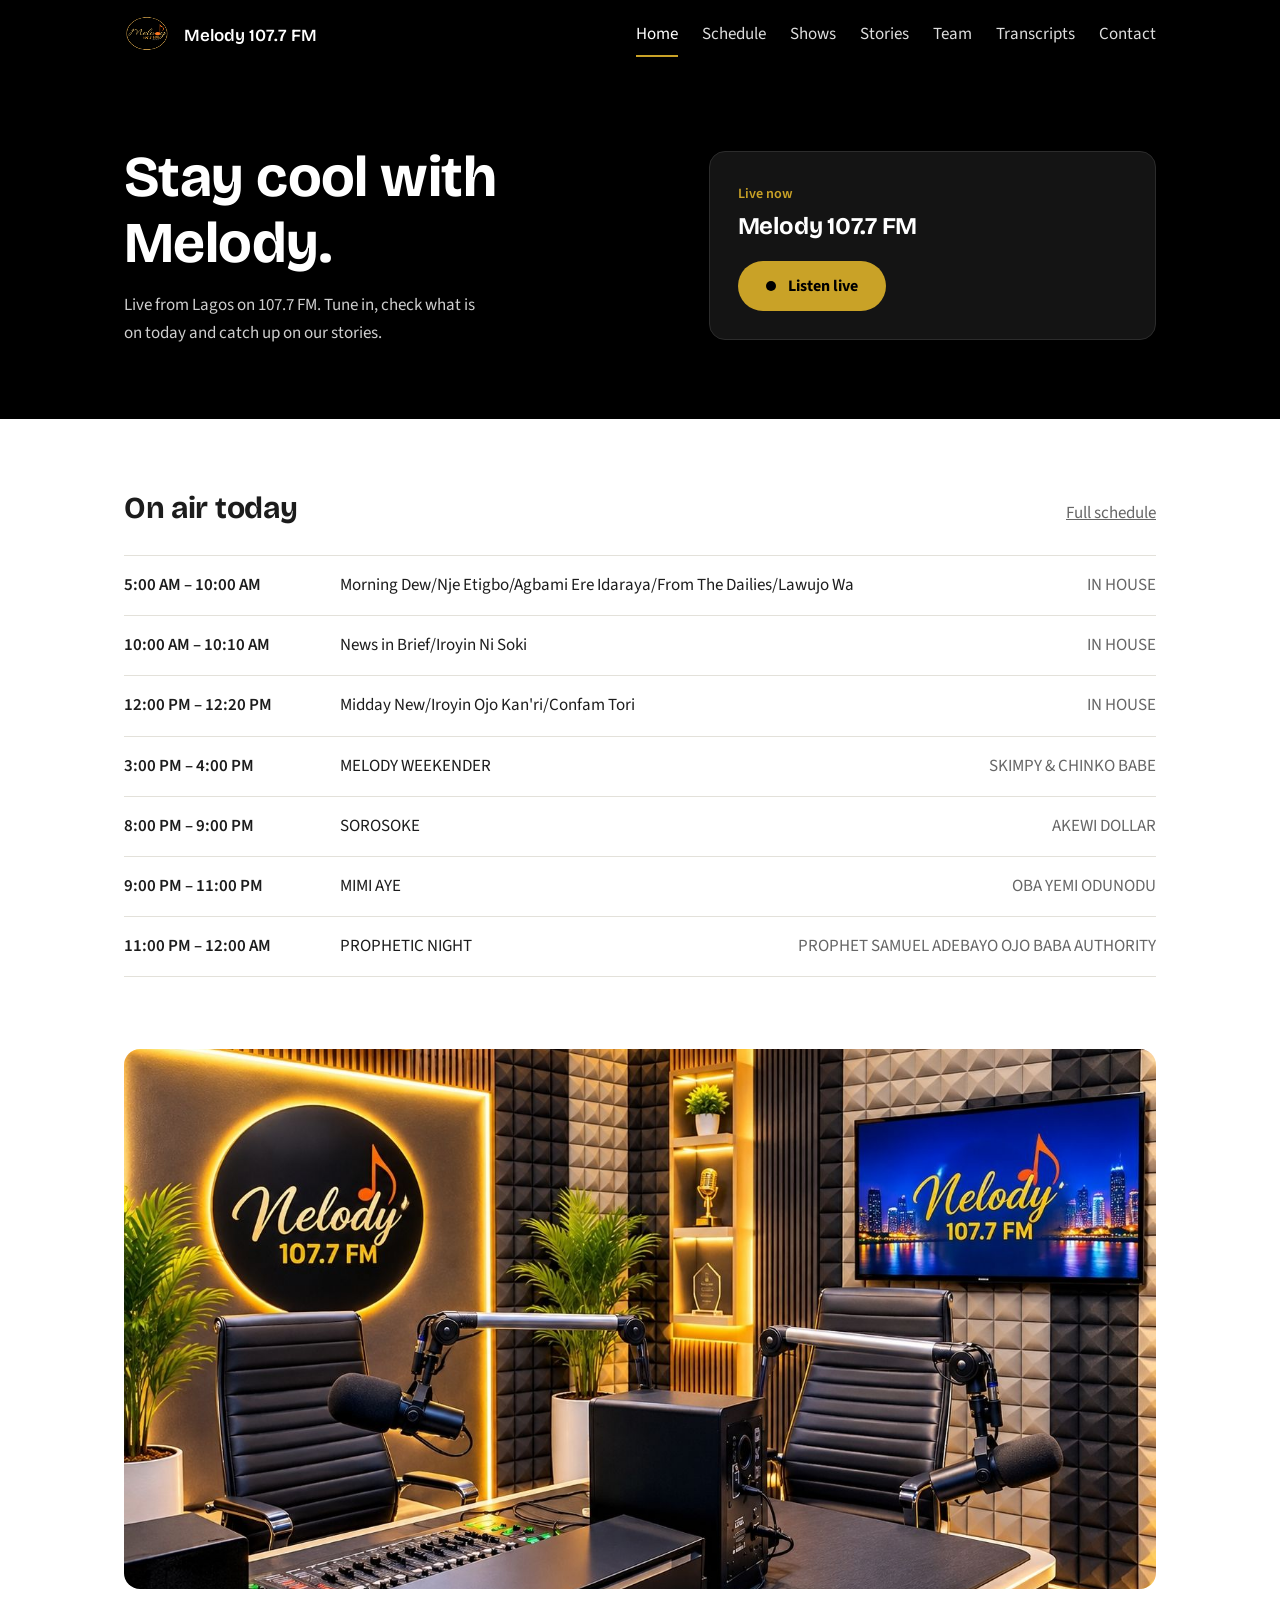
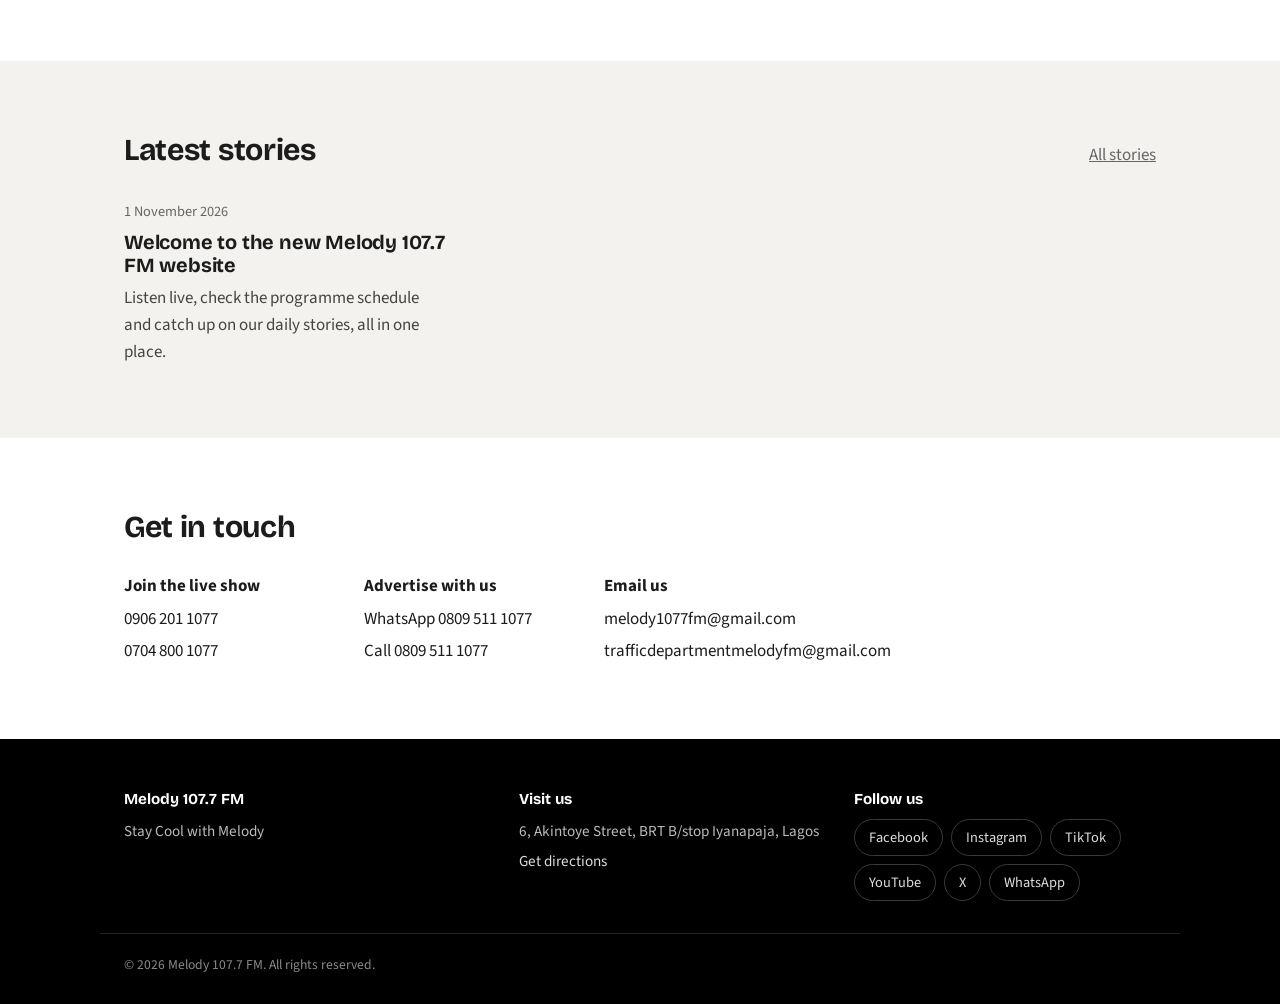
<file: index.html>
<!doctype html><html lang="en"><head><meta charset="utf-8"><meta name="viewport" content="width=device-width,initial-scale=1"><link rel="icon" href="logo.png"><link rel="preconnect" href="https://fonts.googleapis.com"><link rel="preconnect" href="https://fonts.gstatic.com" crossorigin><link href="https://fonts.googleapis.com/css2?family=Bricolage+Grotesque:wght@600;700&family=Source+Sans+3:wght@400;600;700&display=swap" rel="stylesheet"><link rel="stylesheet" href="styles.css"><title>Melody 107.7 FM Lagos</title><meta name="description" content="Listen live to Melody 107.7 FM Lagos. Stay cool with Melody."></head><body>
<header><div class="wrap"><a class="brand" href="index.html"><img src="logo.png" alt=""><span>Melody 107.7 FM</span></a><nav aria-label="Main"><a href="index.html" aria-current="page">Home</a><a href="schedule.html" >Schedule</a><a href="stories.html">Stories</a><a href="index.html#contact">Contact</a></nav></div></header>
<main>
<div class="hero"><div class="wrap"><div><h1>Stay cool with Melody.</h1><p>Live from Lagos on 107.7 FM. Tune in, check what is on today and catch up on our stories.</p></div>
<div class="player"><small>Live now</small><h2>Melody 107.7 FM</h2><button id="play" data-stream="https://radio.sternhost.com:8370/radio.mp3"><span class="dot"></span><span>Listen live</span></button></div></div></div>
<section><div class="wrap"><div class="head"><h2>On air today</h2><a href="schedule.html">Full schedule</a></div><div id="today"></div></div></section>
<section class="studio-sec"><div class="wrap"><img class="studio-img" src="studio.jpg" alt="Inside the Melody 107.7 FM studio" loading="lazy" onerror="this.closest('section').remove()"></div></section>
<section class="alt" id="stories"><div class="wrap"><div class="head"><h2>Latest stories</h2><a href="stories.html">All stories</a></div><div class="stories" id="stories-list"></div></div></section>
<section id="contact"><div class="wrap"><div class="head"><h2>Get in touch</h2></div><div class="contact">
<div><b>Join the live show</b><a href="tel:09062011077">0906 201 1077</a><a href="tel:07048001077">0704 800 1077</a></div>
<div><b>Advertise with us</b><a href="https://wa.me/2348095111077">WhatsApp 0809 511 1077</a><a href="tel:08095111077">Call 0809 511 1077</a></div>
<div><b>Email us</b><a href="mailto:melody1077fm@gmail.com">melody1077fm@gmail.com</a><a href="mailto:trafficdepartmentmelodyfm@gmail.com">trafficdepartmentmelodyfm@gmail.com</a></div></div></div></section>
</main><footer><div class="wrap"><span>Melody 107.7 FM Lagos &middot; Stay Cool with Melody</span><span>&copy; 2026 Melody 107.7 FM</span></div></footer><script src="app.js"></script></body></html>
</file>
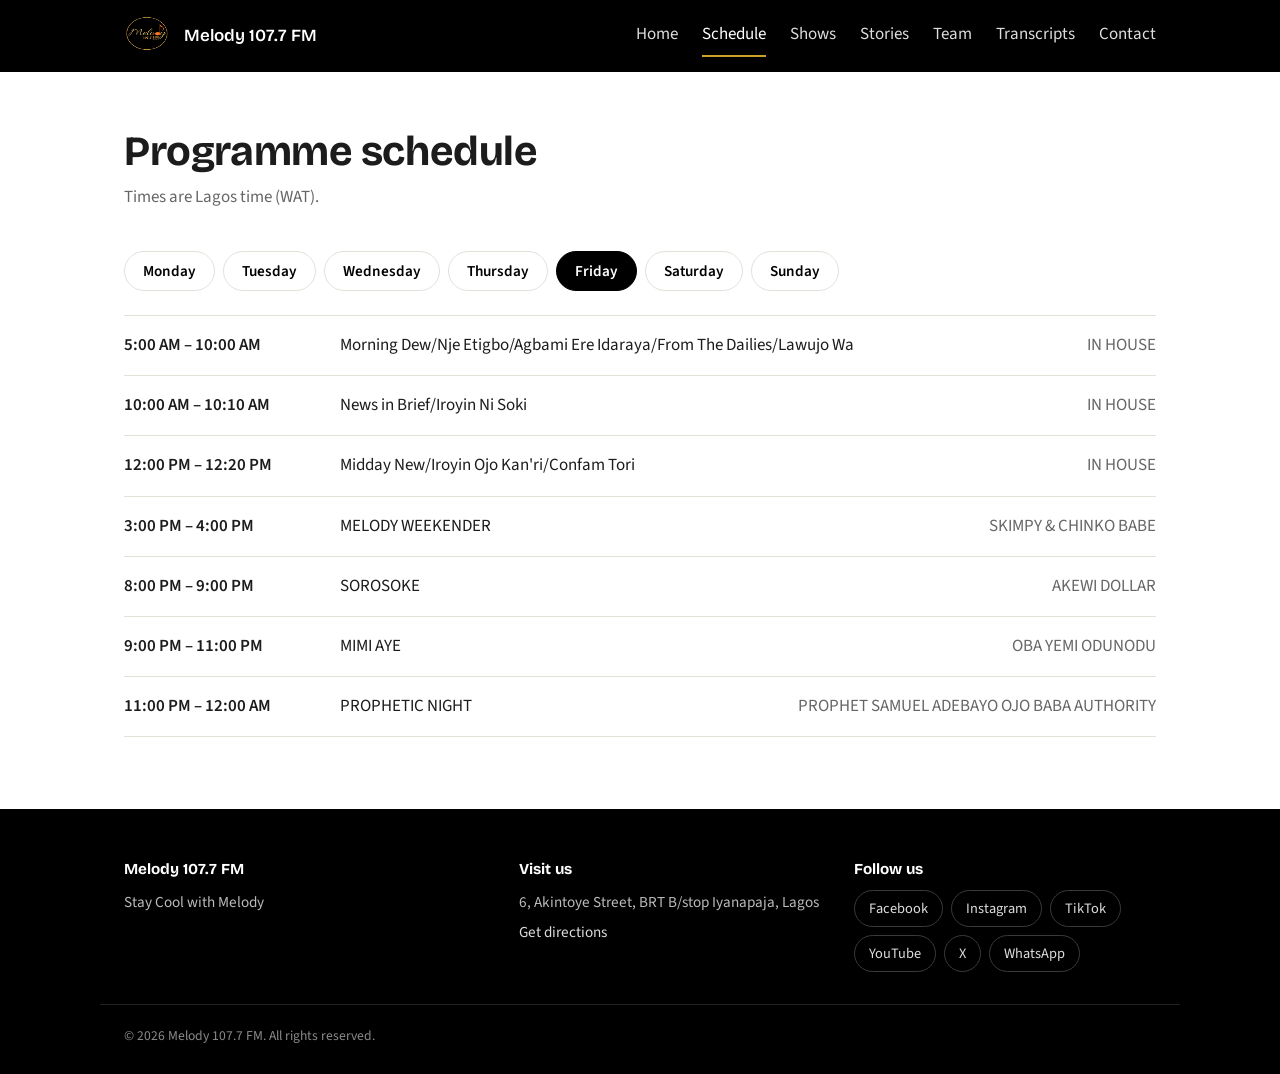
<file: schedule.html>
<!doctype html><html lang="en"><head><meta charset="utf-8"><meta name="viewport" content="width=device-width,initial-scale=1"><link rel="icon" href="logo.png"><link rel="preconnect" href="https://fonts.googleapis.com"><link rel="preconnect" href="https://fonts.gstatic.com" crossorigin><link href="https://fonts.googleapis.com/css2?family=Bricolage+Grotesque:wght@600;700&family=Source+Sans+3:wght@400;600;700&display=swap" rel="stylesheet"><link rel="stylesheet" href="styles.css"><title>Schedule | Melody 107.7 FM</title></head><body>
<header><div class="wrap"><a class="brand" href="index.html"><img src="logo.png" alt=""><span>Melody 107.7 FM</span></a><nav aria-label="Main"><a href="index.html" >Home</a><a href="schedule.html" aria-current="page">Schedule</a><a href="stories.html">Stories</a><a href="index.html#contact">Contact</a></nav></div></header>
<main><div class="wrap"><div class="page-title"><h1>Programme schedule</h1><p>Times are Lagos time (WAT).</p></div></div>
<section style="padding-top:32px"><div class="wrap"><div class="tabs" id="tabs" role="tablist"></div><div id="week"></div></div></section></main><footer><div class="wrap"><span>Melody 107.7 FM Lagos &middot; Stay Cool with Melody</span><span>&copy; 2026 Melody 107.7 FM</span></div></footer><script src="app.js"></script></body></html>
</file>
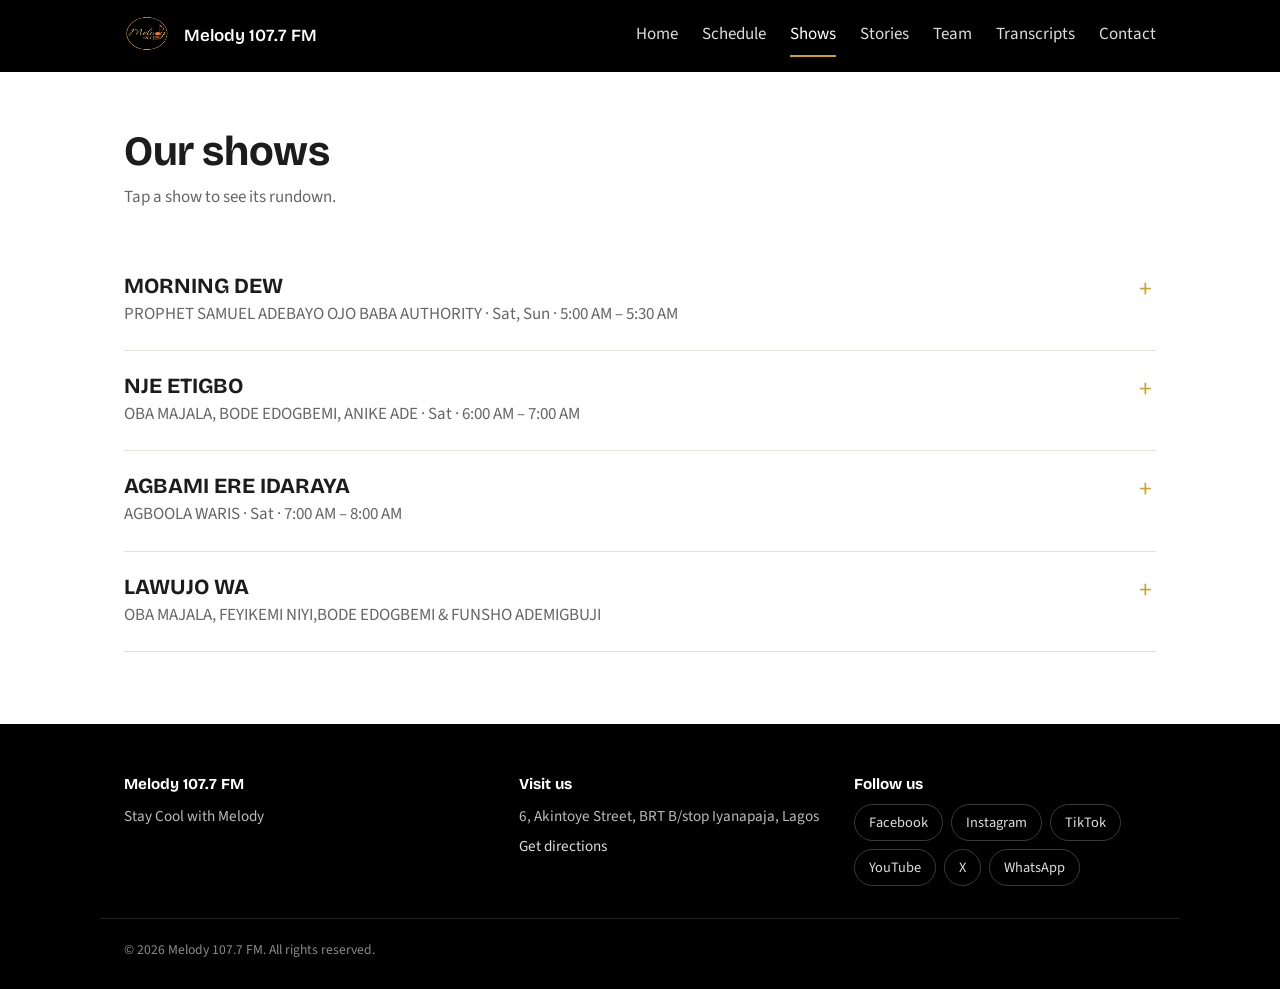
<file: shows.html>
<!doctype html><html lang="en"><head><meta charset="utf-8"><meta name="viewport" content="width=device-width,initial-scale=1"><link rel="icon" href="logo.png"><link rel="preconnect" href="https://fonts.googleapis.com"><link rel="preconnect" href="https://fonts.gstatic.com" crossorigin><link href="https://fonts.googleapis.com/css2?family=Bricolage+Grotesque:wght@600;700&family=Source+Sans+3:wght@400;600;700&display=swap" rel="stylesheet"><link rel="stylesheet" href="styles.css"><title>Shows | Melody 107.7 FM</title><style>.show{border-bottom:1px solid var(--line)}.show summary{list-style:none;cursor:pointer;padding:22px 40px 22px 0;position:relative}.show summary::-webkit-details-marker{display:none}.show summary::after{content:"+";position:absolute;right:4px;top:18px;font-size:1.6rem;color:var(--gold)}.show[open] summary::after{content:"\2212"}.st{display:block;font:700 1.35rem "Bricolage Grotesque",sans-serif}.sm{display:block;color:var(--muted);margin-top:2px}.sb{padding:0 0 28px;max-width:720px}.sb h3{font-size:1.05rem;margin:20px 0 8px}.run{list-style:none;padding:0;border-top:1px solid var(--line)}.run li{display:grid;grid-template-columns:96px 1fr;gap:12px;padding:10px 0;border-bottom:1px solid var(--line)}.rt{font-weight:600}.rn{color:var(--muted);font-size:.95rem}</style></head><body>
<header><div class="wrap"><a class="brand" href="index.html"><img src="logo.png" alt=""><span>Melody 107.7 FM</span></a><nav aria-label="Main"><a href="index.html" >Home</a><a href="schedule.html">Schedule</a><a href="stories.html">Stories</a><a href="index.html#contact">Contact</a></nav></div></header>
<main><div class="wrap"><div class="page-title"><h1>Our shows</h1><p>Tap a show to see its rundown.</p></div><section style="padding-top:32px"><div id="shows-list"></div></section></div></main><footer><div class="wrap"><span>Melody 107.7 FM Lagos &middot; Stay Cool with Melody</span><span>&copy; 2026 Melody 107.7 FM</span></div></footer><script src="app.js"></script></body></html>
</file>
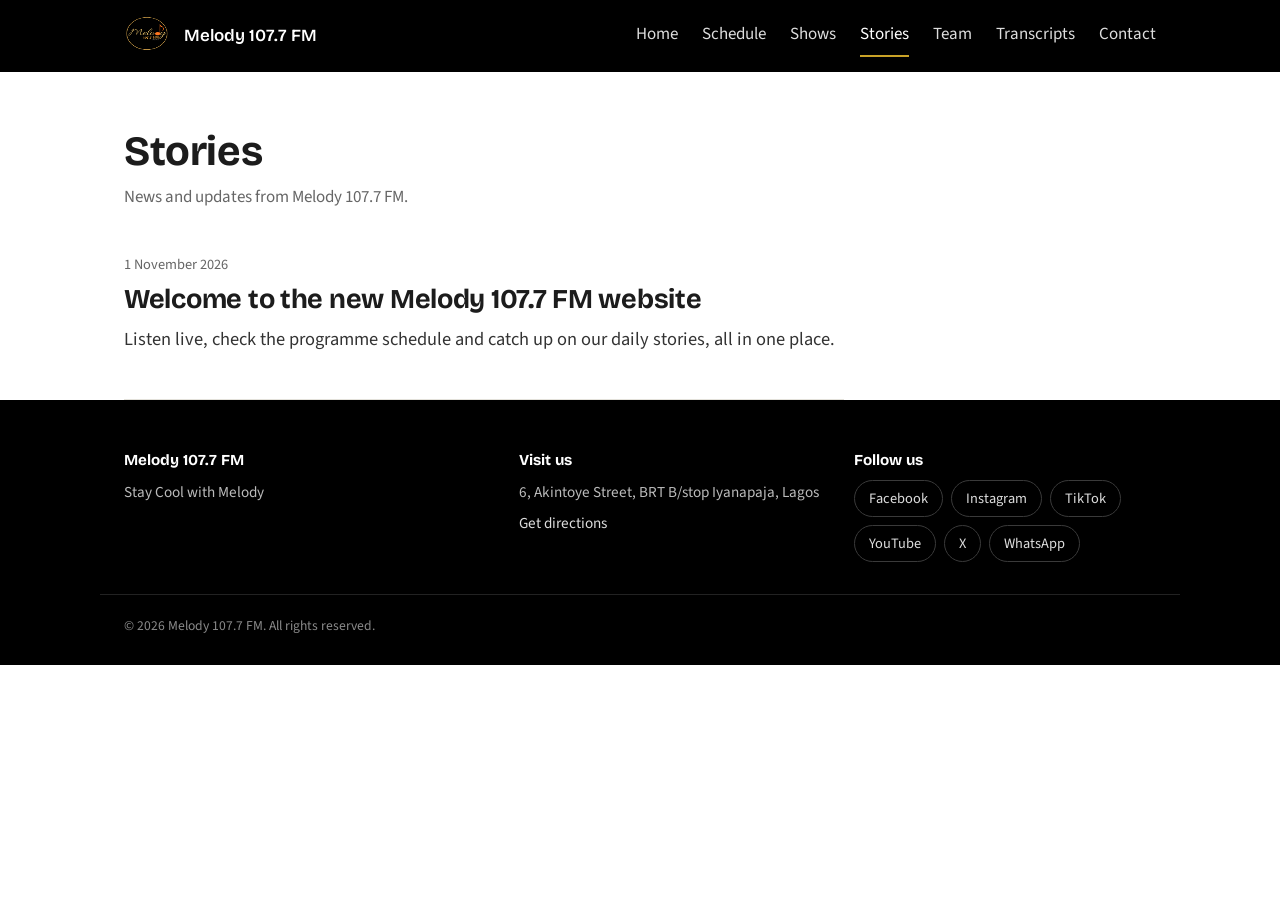
<file: stories.html>
<!doctype html><html lang="en"><head><meta charset="utf-8"><meta name="viewport" content="width=device-width,initial-scale=1"><link rel="icon" href="logo.png"><link rel="preconnect" href="https://fonts.googleapis.com"><link rel="preconnect" href="https://fonts.gstatic.com" crossorigin><link href="https://fonts.googleapis.com/css2?family=Bricolage+Grotesque:wght@600;700&family=Source+Sans+3:wght@400;600;700&display=swap" rel="stylesheet"><link rel="stylesheet" href="styles.css"><title>Stories | Melody 107.7 FM</title><style>.full{max-width:720px;padding:32px 0;border-bottom:1px solid var(--line)}.full time{color:var(--muted);font-size:.9rem}.full h2{font-size:1.7rem;margin:6px 0 10px}.full .lead{font-size:1.15rem;color:#333;margin-bottom:12px}.full p+p{margin-top:12px}</style></head><body>
<header><div class="wrap"><a class="brand" href="index.html"><img src="logo.png" alt=""><span>Melody 107.7 FM</span></a><nav aria-label="Main"><a href="index.html" >Home</a><a href="schedule.html">Schedule</a><a href="stories.html" aria-current="page">Stories</a><a href="index.html#contact">Contact</a></nav></div></header>
<main><div class="wrap"><div class="page-title"><h1>Stories</h1><p>News and updates from Melody 107.7 FM.</p></div><div id="stories-all"></div></div></main><footer><div class="wrap"><span>Melody 107.7 FM Lagos &middot; Stay Cool with Melody</span><span>&copy; 2026 Melody 107.7 FM</span></div></footer><script src="app.js"></script></body></html>
</file>
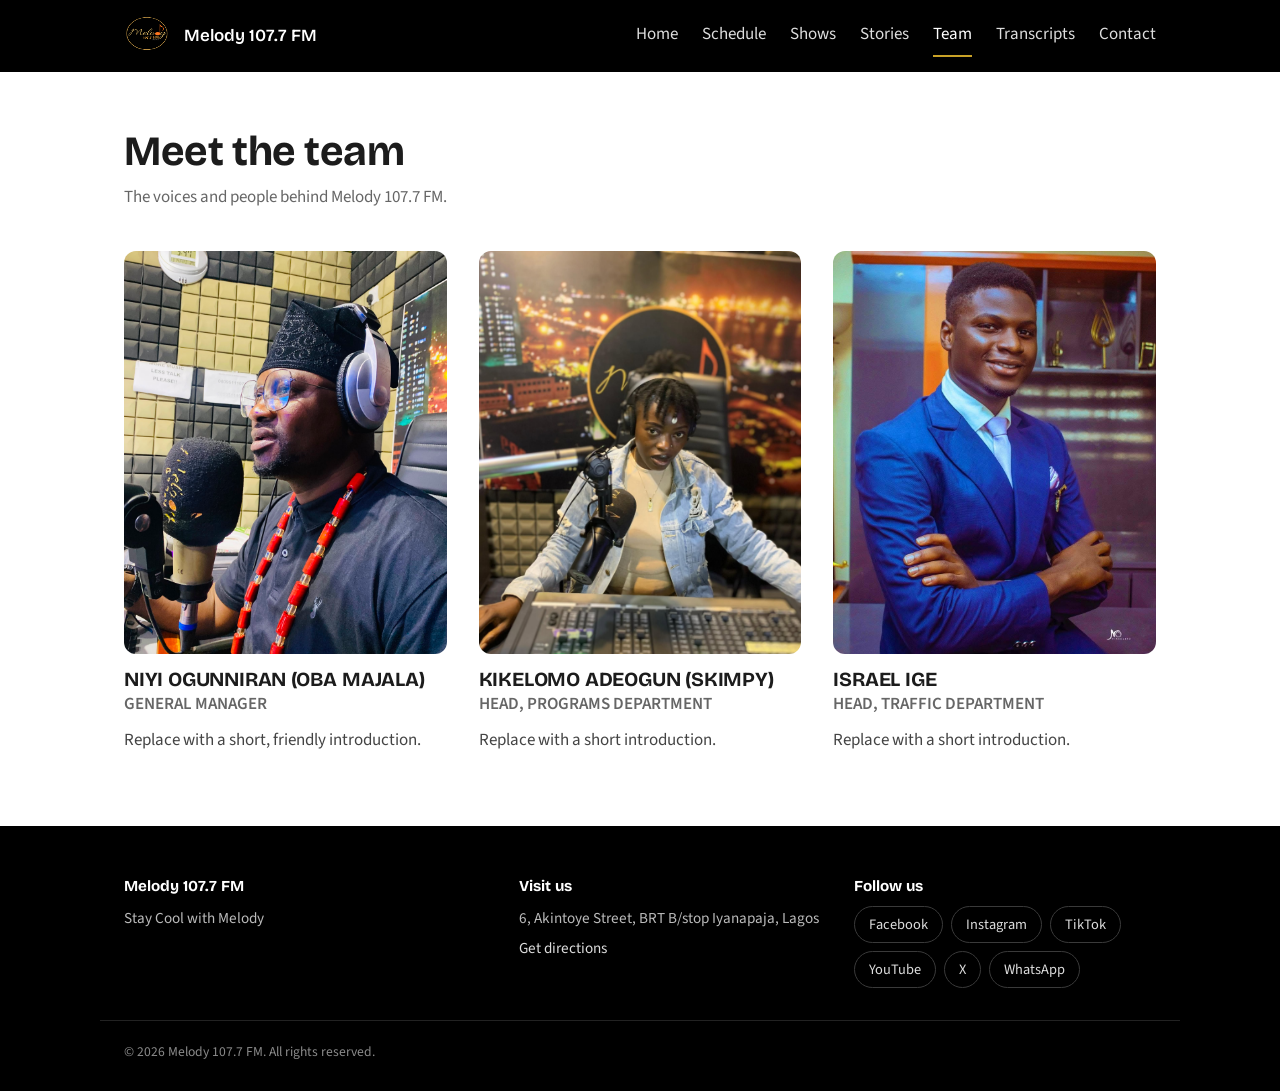
<file: team.html>
<!doctype html><html lang="en"><head><meta charset="utf-8"><meta name="viewport" content="width=device-width,initial-scale=1"><link rel="icon" href="logo.png"><link rel="preconnect" href="https://fonts.googleapis.com"><link rel="preconnect" href="https://fonts.gstatic.com" crossorigin><link href="https://fonts.googleapis.com/css2?family=Bricolage+Grotesque:wght@600;700&family=Source+Sans+3:wght@400;600;700&display=swap" rel="stylesheet"><link rel="stylesheet" href="styles.css"><title>Team | Melody 107.7 FM</title><style>.team{display:grid;grid-template-columns:repeat(3,1fr);gap:48px 32px}.person img,.ph{width:100%;aspect-ratio:4/5;object-fit:cover;border-radius:12px;display:block}.ph{display:grid;place-items:center;background:#111;color:var(--gold);font:700 2.6rem "Bricolage Grotesque",sans-serif}.person h2{font-size:1.25rem;margin-top:14px}.person .role{color:var(--muted);font-weight:600}.person .bio{margin-top:8px;color:#444}@media(max-width:780px){.team{grid-template-columns:repeat(2,1fr);gap:32px 16px}}@media(max-width:480px){.team{grid-template-columns:1fr}}</style></head><body>
<header><div class="wrap"><a class="brand" href="index.html"><img src="logo.png" alt=""><span>Melody 107.7 FM</span></a><nav aria-label="Main"><a href="index.html" >Home</a><a href="schedule.html">Schedule</a><a href="stories.html">Stories</a><a href="index.html#contact">Contact</a></nav></div></header>
<main><div class="wrap"><div class="page-title"><h1>Meet the team</h1><p>The voices and people behind Melody 107.7 FM.</p></div><section style="padding-top:32px"><div class="team" id="team-list"></div></section></div></main><footer><div class="wrap"><span>Melody 107.7 FM Lagos &middot; Stay Cool with Melody</span><span>&copy; 2026 Melody 107.7 FM</span></div></footer><script src="app.js"></script></body></html>
</file>
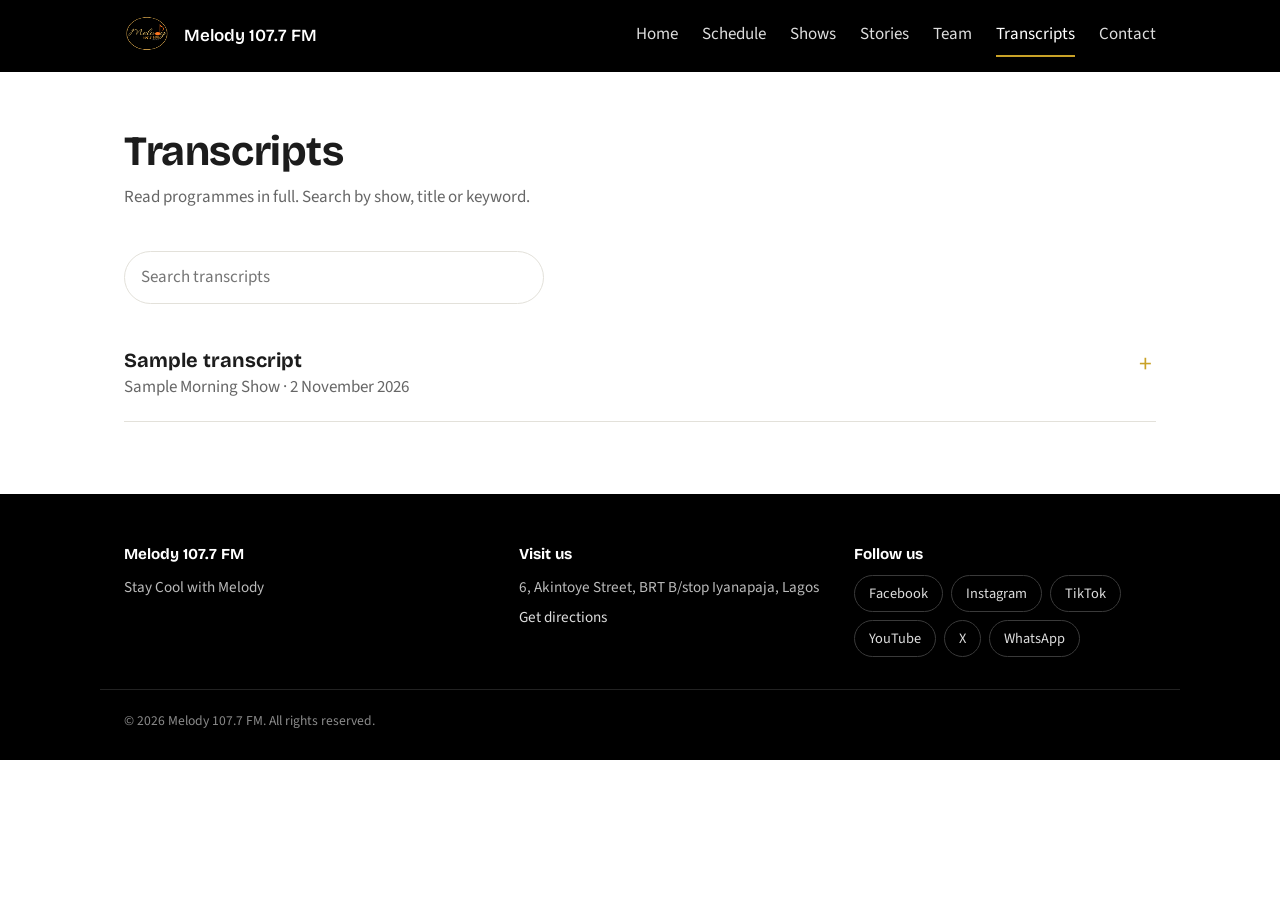
<file: transcripts.html>
<!doctype html><html lang="en"><head><meta charset="utf-8"><meta name="viewport" content="width=device-width,initial-scale=1"><link rel="icon" href="logo.png"><link rel="preconnect" href="https://fonts.googleapis.com"><link rel="preconnect" href="https://fonts.gstatic.com" crossorigin><link href="https://fonts.googleapis.com/css2?family=Bricolage+Grotesque:wght@600;700&family=Source+Sans+3:wght@400;600;700&display=swap" rel="stylesheet"><link rel="stylesheet" href="styles.css"><title>Transcripts | Melody 107.7 FM</title><style>#q{width:100%;max-width:420px;padding:12px 16px;border:1px solid var(--line);border-radius:999px;font:inherit;margin-bottom:24px}.show{border-bottom:1px solid var(--line)}.show summary{list-style:none;cursor:pointer;padding:20px 40px 20px 0;position:relative}.show summary::-webkit-details-marker{display:none}.show summary::after{content:"+";position:absolute;right:4px;top:16px;font-size:1.6rem;color:var(--gold)}.show[open] summary::after{content:"\2212"}.st{display:block;font:700 1.25rem "Bricolage Grotesque",sans-serif}.sm{display:block;color:var(--muted);margin-top:2px}.sb{padding:0 0 28px;max-width:720px}.sb p+p{margin-top:12px}</style></head><body>
<header><div class="wrap"><a class="brand" href="index.html"><img src="logo.png" alt=""><span>Melody 107.7 FM</span></a><nav aria-label="Main"><a href="index.html" >Home</a><a href="schedule.html">Schedule</a><a href="stories.html">Stories</a><a href="index.html#contact">Contact</a></nav></div></header>
<main><div class="wrap"><div class="page-title"><h1>Transcripts</h1><p>Read programmes in full. Search by show, title or keyword.</p></div><section style="padding-top:32px"><input id="q" type="search" placeholder="Search transcripts" aria-label="Search transcripts"><div id="tr-list"></div></section></div></main><footer><div class="wrap"><span>Melody 107.7 FM Lagos &middot; Stay Cool with Melody</span><span>&copy; 2026 Melody 107.7 FM</span></div></footer><script src="app.js"></script></body></html>
</file>
<file: styles.css>
:root{--black:#000;--gold:#c9a227;--orange:#e8731a;--paper:#fff;--soft:#f3f2ee;--text:#1c1c1c;--muted:#666;--line:#e3e1da}
*{box-sizing:border-box;margin:0}
html{scroll-padding-top:80px}
body{font:17px/1.6 "Source Sans 3",system-ui,sans-serif;color:var(--text);background:var(--paper)}
h1,h2,h3{font-family:"Bricolage Grotesque",system-ui,sans-serif;line-height:1.15;letter-spacing:-.01em}
a{color:inherit}
:focus-visible{outline:3px solid var(--orange);outline-offset:2px}
.wrap{max-width:1080px;margin:0 auto;padding:0 24px}
header{background:var(--black);color:#fff;position:sticky;top:0;z-index:5}
header .wrap{display:flex;align-items:center;justify-content:space-between;height:72px}
.brand{display:flex;align-items:center;gap:12px;text-decoration:none;font-family:"Bricolage Grotesque",sans-serif;font-weight:600}
.brand img{width:48px;height:48px;border-radius:50%}
nav{display:flex;gap:24px}
nav a{text-decoration:none;color:#ddd;padding:6px 0;border-bottom:2px solid transparent}
nav a:hover,nav a[aria-current]{color:#fff;border-color:var(--gold)}
.hero{background:var(--black);color:#fff;padding:72px 0}
.hero .wrap{display:grid;grid-template-columns:1.2fr 1fr;gap:48px;align-items:center}
.hero h1{font-size:clamp(2.2rem,5vw,3.6rem);font-weight:700}
.hero p{color:#cfcfcf;margin-top:16px;max-width:46ch}
.player{background:#141414;border:1px solid #2c2c2c;border-radius:16px;padding:28px}
.player small{color:var(--gold);font-weight:600}
.player h2{font-size:1.5rem;margin:6px 0 20px}
#play{display:flex;align-items:center;gap:12px;background:var(--gold);color:#000;border:0;border-radius:999px;padding:14px 28px;font:700 1rem "Source Sans 3",sans-serif;cursor:pointer}
#play:hover{background:#ddb73a}
.dot{width:10px;height:10px;border-radius:50%;background:#000}
.playing .dot{background:var(--orange);animation:pulse 1.4s infinite}
@keyframes pulse{50%{opacity:.25}}
@media (prefers-reduced-motion:reduce){.playing .dot{animation:none}}
section{padding:72px 0}
section.alt{background:var(--soft)}
.head{display:flex;justify-content:space-between;align-items:baseline;margin-bottom:28px}
.head h2{font-size:1.9rem}
.head a{color:var(--muted)}
.rows{list-style:none;padding:0;border-top:1px solid var(--line)}
.rows li{display:grid;grid-template-columns:200px 1fr auto;gap:16px;padding:16px 0;border-bottom:1px solid var(--line);align-items:center}
.rows .time{font-weight:600}
.rows .host{color:var(--muted)}
.rows li.now{background:#fff7dd;margin:0 -12px;padding:16px 12px;border-radius:8px}
.badge{background:var(--orange);color:#fff;font-size:.8rem;font-weight:600;padding:2px 10px;border-radius:999px}
.stories{display:grid;grid-template-columns:repeat(3,1fr);gap:32px}
.story h3{font-size:1.25rem;margin:6px 0 8px}
.story time{color:var(--muted);font-size:.9rem}
.story p{color:#444}
.tabs{display:flex;gap:8px;flex-wrap:wrap;margin-bottom:24px}
.tabs button{border:1px solid var(--line);background:#fff;border-radius:999px;padding:8px 18px;font:600 .95rem "Source Sans 3",sans-serif;cursor:pointer}
.tabs button[aria-selected=true]{background:var(--black);color:#fff;border-color:var(--black)}
.page-title{padding:56px 0 8px}
.page-title h1{font-size:2.6rem}
.page-title p{color:var(--muted);margin-top:8px}
.contact{display:flex;gap:40px;flex-wrap:wrap}
.contact div{min-width:200px}
.contact b{display:block;margin-bottom:4px}
.contact a{display:block;text-decoration:none;padding:2px 0}
footer{background:var(--black);color:#bbb;padding:32px 0;font-size:.95rem}
footer .wrap{display:flex;justify-content:space-between;gap:16px;flex-wrap:wrap}
.empty{color:var(--muted);padding:16px 0}
@media(max-width:780px){nav{gap:14px;font-size:.95rem}.brand span{display:none}.hero .wrap{grid-template-columns:1fr}.stories{grid-template-columns:1fr}.rows li{grid-template-columns:1fr auto}.rows .time{grid-column:1/-1}}

footer{padding:48px 0 28px}
footer .fgrid{display:grid;grid-template-columns:1.2fr 1fr 1fr;gap:32px;align-items:start}
footer b{display:block;color:#fff;margin-bottom:8px;font-family:"Bricolage Grotesque",system-ui,sans-serif}
footer p{margin-bottom:6px}
footer a{color:#ddd;text-decoration:none}
footer a:hover{color:var(--gold)}
footer .fbase{display:block;margin-top:32px;padding-top:20px;border-top:1px solid #222;font-size:.85rem;color:#8a8a8a}
.soc{display:flex;flex-wrap:wrap;gap:8px}
.soc a{border:1px solid #3a3a3a;border-radius:999px;padding:6px 14px;font-size:.9rem}
.soc a:hover{border-color:var(--gold)}
@media(max-width:780px){footer .fgrid{grid-template-columns:1fr}}

section.studio-sec{padding-top:0}
.studio{display:grid;grid-template-columns:1.3fr 1fr;gap:48px;align-items:center}
.studio img{width:100%;aspect-ratio:3/2;object-fit:cover;border-radius:16px;display:block;background:var(--soft)}
.studio h2{font-size:1.9rem;margin-bottom:12px}
.studio p{color:#444;max-width:40ch}
@media(max-width:780px){.studio{grid-template-columns:1fr;gap:24px}}

.studio-img{width:100%;aspect-ratio:16/9;max-height:540px;object-fit:cover;border-radius:16px;display:block;background:var(--soft)}
@media(max-width:780px){.studio-img{aspect-ratio:4/3}}

.contact a{overflow-wrap:anywhere}
</file>
